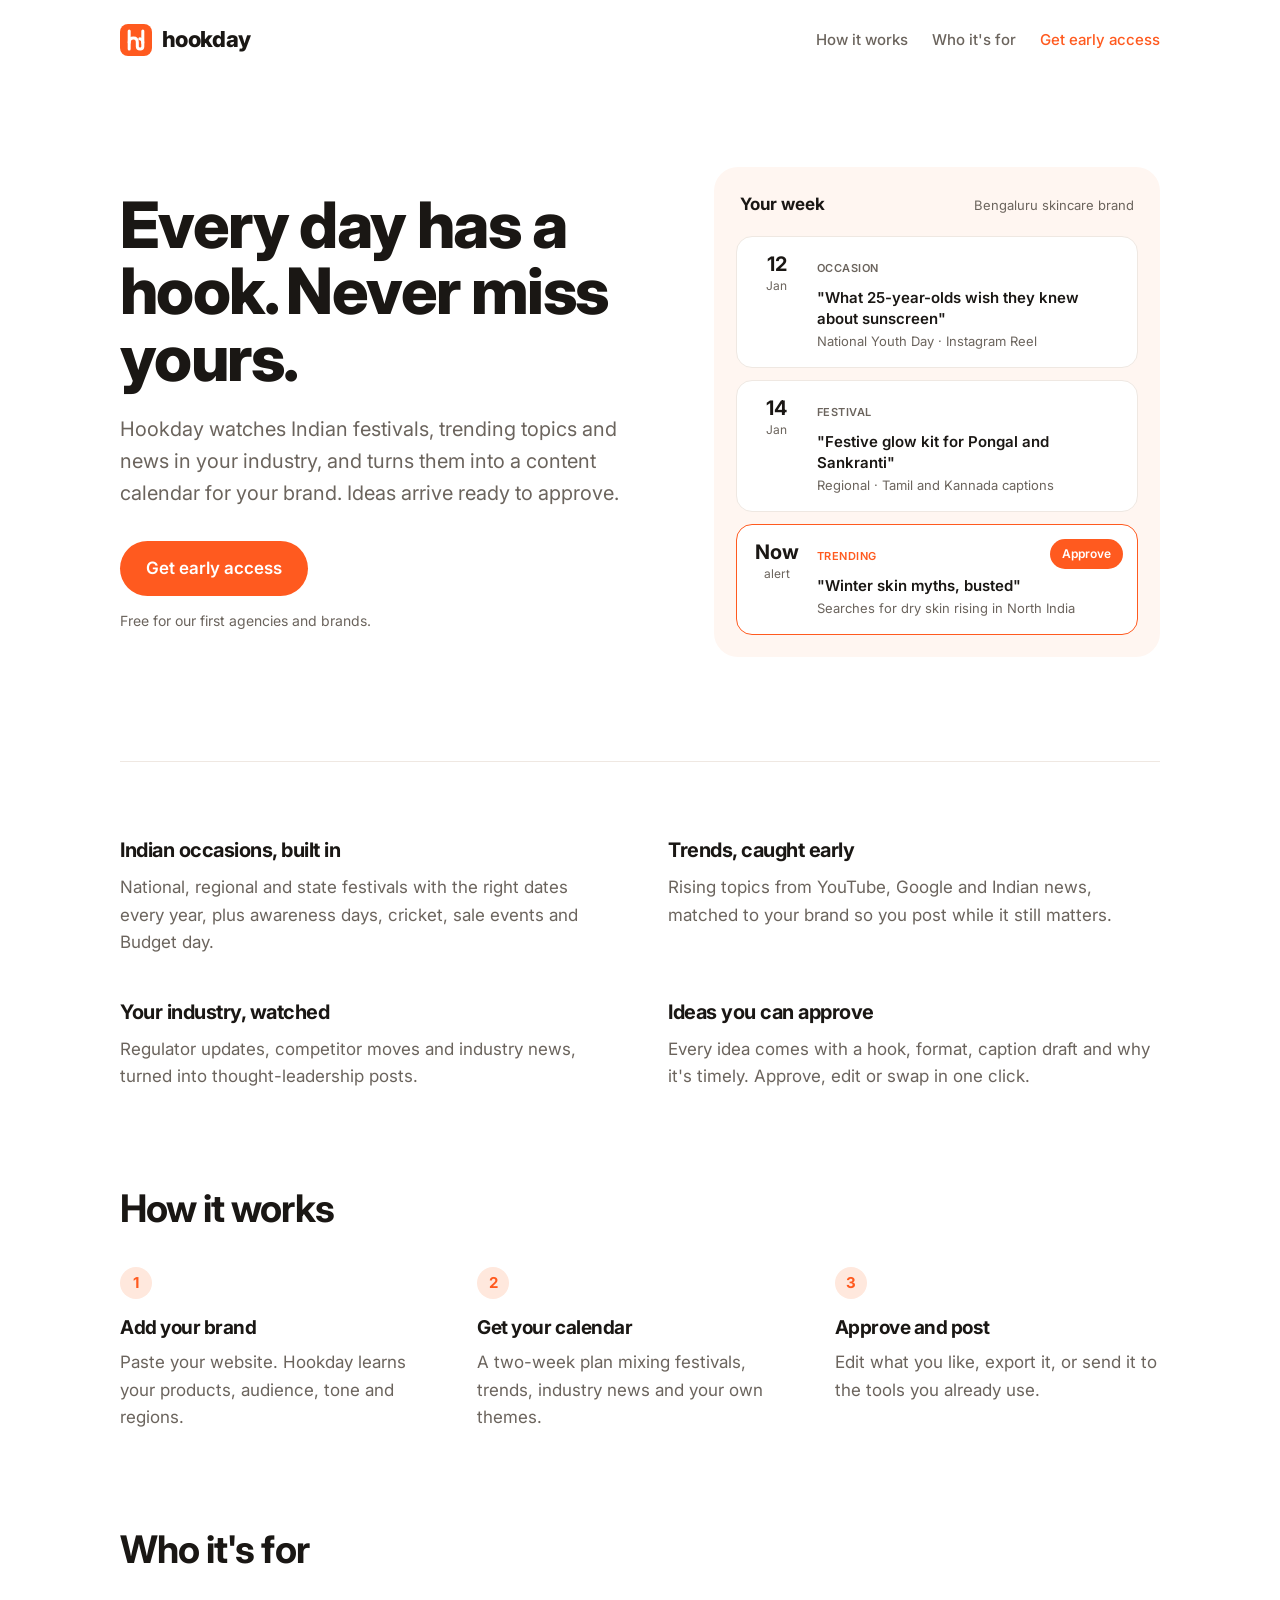
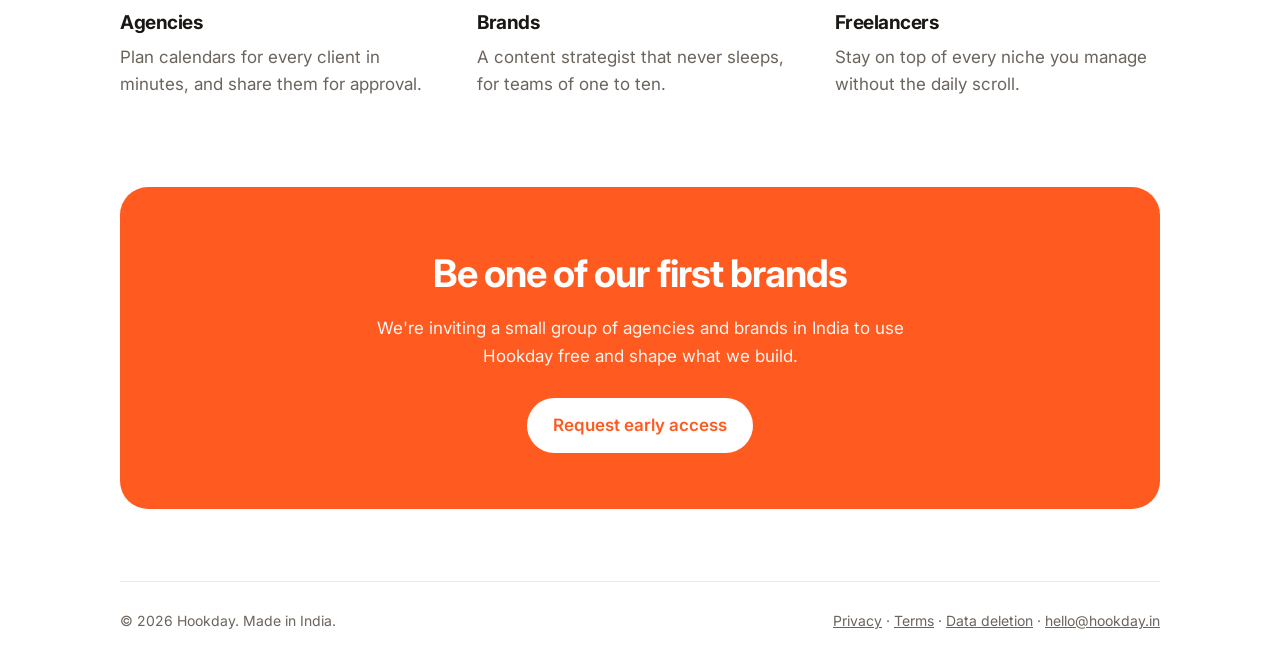
<file: site/index.html>
<!doctype html>
<html lang="en">
<head>
  <meta charset="utf-8">
  <meta name="viewport" content="width=device-width, initial-scale=1">
  <title>Hookday: know what to post, every day</title>
  <meta name="description" content="Hookday tracks Indian festivals, trends and industry news and turns them into a ready-to-approve content calendar for your brand.">
  <meta property="og:title" content="Hookday: know what to post, every day">
  <meta property="og:description" content="Indian festivals, trends and industry news, turned into a content calendar for your brand.">
  <meta property="og:image" content="https://hookday.in/assets/hookday-facebook-cover-1640x624.png">
  <link rel="icon" href="assets/hookday-icon-1024.png">
  <link rel="preconnect" href="https://fonts.googleapis.com">
  <link rel="preconnect" href="https://fonts.gstatic.com" crossorigin>
  <link href="https://fonts.googleapis.com/css2?family=Inter:wght@400;500;600;700;800&display=swap" rel="stylesheet">
  <link rel="stylesheet" href="styles.css">
</head>
<body>
  <div class="wrap">
    <header class="site">
      <a class="logo" href="/"><img src="assets/hookday-icon.svg" alt="" width="32" height="32">hookday</a>
      <nav><a href="#how">How it works</a><a href="#who">Who it's for</a><a class="nav-cta" href="#early-access">Get early access</a></nav>
    </header>

    <section class="hero">
      <div class="hero-text">
        <h1>Every day has a hook. Never miss yours.</h1>
        <p class="lead">Hookday watches Indian festivals, trending topics and news in your industry, and turns them into a content calendar for your brand. Ideas arrive ready to approve.</p>
        <a class="btn" href="#early-access">Get early access</a>
        <p class="note">Free for our first agencies and brands.</p>
      </div>

      <div class="mock" aria-label="Example of a Hookday content calendar">
        <div class="mock-head">
          <span class="mock-title">Your week</span>
          <span class="mock-brand">Bengaluru skincare brand</span>
        </div>
        <div class="idea">
          <div class="idea-date"><b>12</b><span>Jan</span></div>
          <div class="idea-body">
            <span class="tag">Occasion</span>
            <p class="idea-hook">"What 25-year-olds wish they knew about sunscreen"</p>
            <p class="idea-why">National Youth Day · Instagram Reel</p>
          </div>
        </div>
        <div class="idea">
          <div class="idea-date"><b>14</b><span>Jan</span></div>
          <div class="idea-body">
            <span class="tag">Festival</span>
            <p class="idea-hook">"Festive glow kit for Pongal and Sankranti"</p>
            <p class="idea-why">Regional · Tamil and Kannada captions</p>
          </div>
        </div>
        <div class="idea hot">
          <div class="idea-date"><b>Now</b><span>alert</span></div>
          <div class="idea-body">
            <span class="tag tag-hot">Trending</span>
            <p class="idea-hook">"Winter skin myths, busted"</p>
            <p class="idea-why">Searches for dry skin rising in North India</p>
          </div>
          <span class="approve">Approve</span>
        </div>
      </div>
    </section>

    <section class="features">
      <div class="feature"><h3>Indian occasions, built in</h3><p>National, regional and state festivals with the right dates every year, plus awareness days, cricket, sale events and Budget day.</p></div>
      <div class="feature"><h3>Trends, caught early</h3><p>Rising topics from YouTube, Google and Indian news, matched to your brand so you post while it still matters.</p></div>
      <div class="feature"><h3>Your industry, watched</h3><p>Regulator updates, competitor moves and industry news, turned into thought-leadership posts.</p></div>
      <div class="feature"><h3>Ideas you can approve</h3><p>Every idea comes with a hook, format, caption draft and why it's timely. Approve, edit or swap in one click.</p></div>
    </section>

    <section class="how" id="how">
      <h2>How it works</h2>
      <div class="steps">
        <div class="step"><span class="num">1</span><h3>Add your brand</h3><p>Paste your website. Hookday learns your products, audience, tone and regions.</p></div>
        <div class="step"><span class="num">2</span><h3>Get your calendar</h3><p>A two-week plan mixing festivals, trends, industry news and your own themes.</p></div>
        <div class="step"><span class="num">3</span><h3>Approve and post</h3><p>Edit what you like, export it, or send it to the tools you already use.</p></div>
      </div>
    </section>

    <section class="who" id="who">
      <h2>Who it's for</h2>
      <div class="steps">
        <div class="step"><h3>Agencies</h3><p>Plan calendars for every client in minutes, and share them for approval.</p></div>
        <div class="step"><h3>Brands</h3><p>A content strategist that never sleeps, for teams of one to ten.</p></div>
        <div class="step"><h3>Freelancers</h3><p>Stay on top of every niche you manage without the daily scroll.</p></div>
      </div>
    </section>

    <section class="cta" id="early-access">
      <h2>Be one of our first brands</h2>
      <p>We're inviting a small group of agencies and brands in India to use Hookday free and shape what we build.</p>
      <a class="btn btn-light" href="mailto:hello@hookday.in?subject=Hookday%20early%20access&body=Name%3A%0ACompany%3A%0AWebsite%3A%0AAgency%20or%20brand%3F%3A">Request early access</a>
    </section>

    <footer class="site">
      <span>&copy; 2026 Hookday. Made in India.</span>
      <span><a href="privacy.html">Privacy</a> · <a href="terms.html">Terms</a> · <a href="data-deletion.html">Data deletion</a> · <a href="mailto:hello@hookday.in">hello@hookday.in</a></span>
    </footer>
  </div>
</body>
</html>
</file>
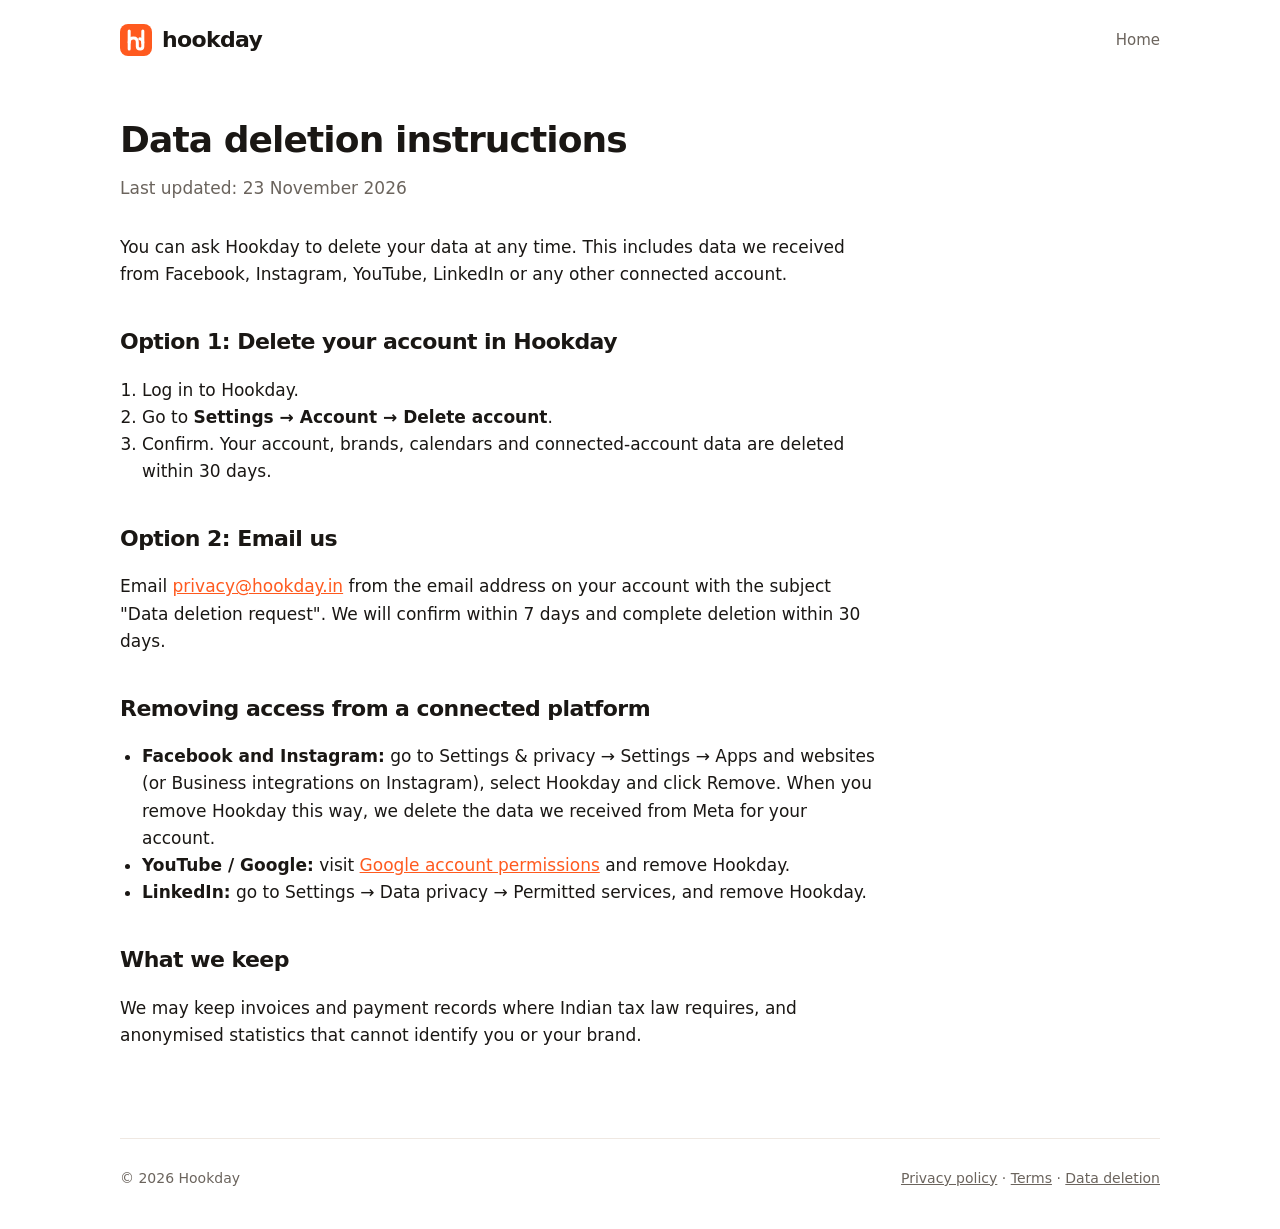
<file: site/data-deletion.html>
<!doctype html>
<html lang="en">
<head>
  <meta charset="utf-8">
  <meta name="viewport" content="width=device-width, initial-scale=1">
  <title>Data deletion | Hookday</title>
  <link rel="icon" href="assets/hookday-icon-1024.png">
  <link rel="stylesheet" href="styles.css">
</head>
<body>
  <div class="wrap">
    <header class="site"><a class="logo" href="/"><img src="assets/hookday-icon.svg" alt="" width="32" height="32">hookday</a><nav><a href="/">Home</a></nav></header>
    <main class="legal">
      <h1>Data deletion instructions</h1>
      <p class="updated">Last updated: 23 November 2026</p>

      <p>You can ask Hookday to delete your data at any time. This includes data we received from Facebook, Instagram, YouTube, LinkedIn or any other connected account.</p>

      <h2>Option 1: Delete your account in Hookday</h2>
      <ol>
        <li>Log in to Hookday.</li>
        <li>Go to <strong>Settings → Account → Delete account</strong>.</li>
        <li>Confirm. Your account, brands, calendars and connected-account data are deleted within 30 days.</li>
      </ol>

      <h2>Option 2: Email us</h2>
      <p>Email <a href="mailto:privacy@hookday.in?subject=Data%20deletion%20request">privacy@hookday.in</a> from the email address on your account with the subject "Data deletion request". We will confirm within 7 days and complete deletion within 30 days.</p>

      <h2>Removing access from a connected platform</h2>
      <ul>
        <li><strong>Facebook and Instagram:</strong> go to Settings &amp; privacy → Settings → Apps and websites (or Business integrations on Instagram), select Hookday and click Remove. When you remove Hookday this way, we delete the data we received from Meta for your account.</li>
        <li><strong>YouTube / Google:</strong> visit <a href="https://myaccount.google.com/permissions">Google account permissions</a> and remove Hookday.</li>
        <li><strong>LinkedIn:</strong> go to Settings → Data privacy → Permitted services, and remove Hookday.</li>
      </ul>

      <h2>What we keep</h2>
      <p>We may keep invoices and payment records where Indian tax law requires, and anonymised statistics that cannot identify you or your brand.</p>
    </main>
    <footer class="site"><span>&copy; 2026 Hookday</span><span><a href="privacy.html">Privacy policy</a> · <a href="terms.html">Terms</a> · <a href="data-deletion.html">Data deletion</a></span></footer>
  </div>
</body>
</html>
</file>
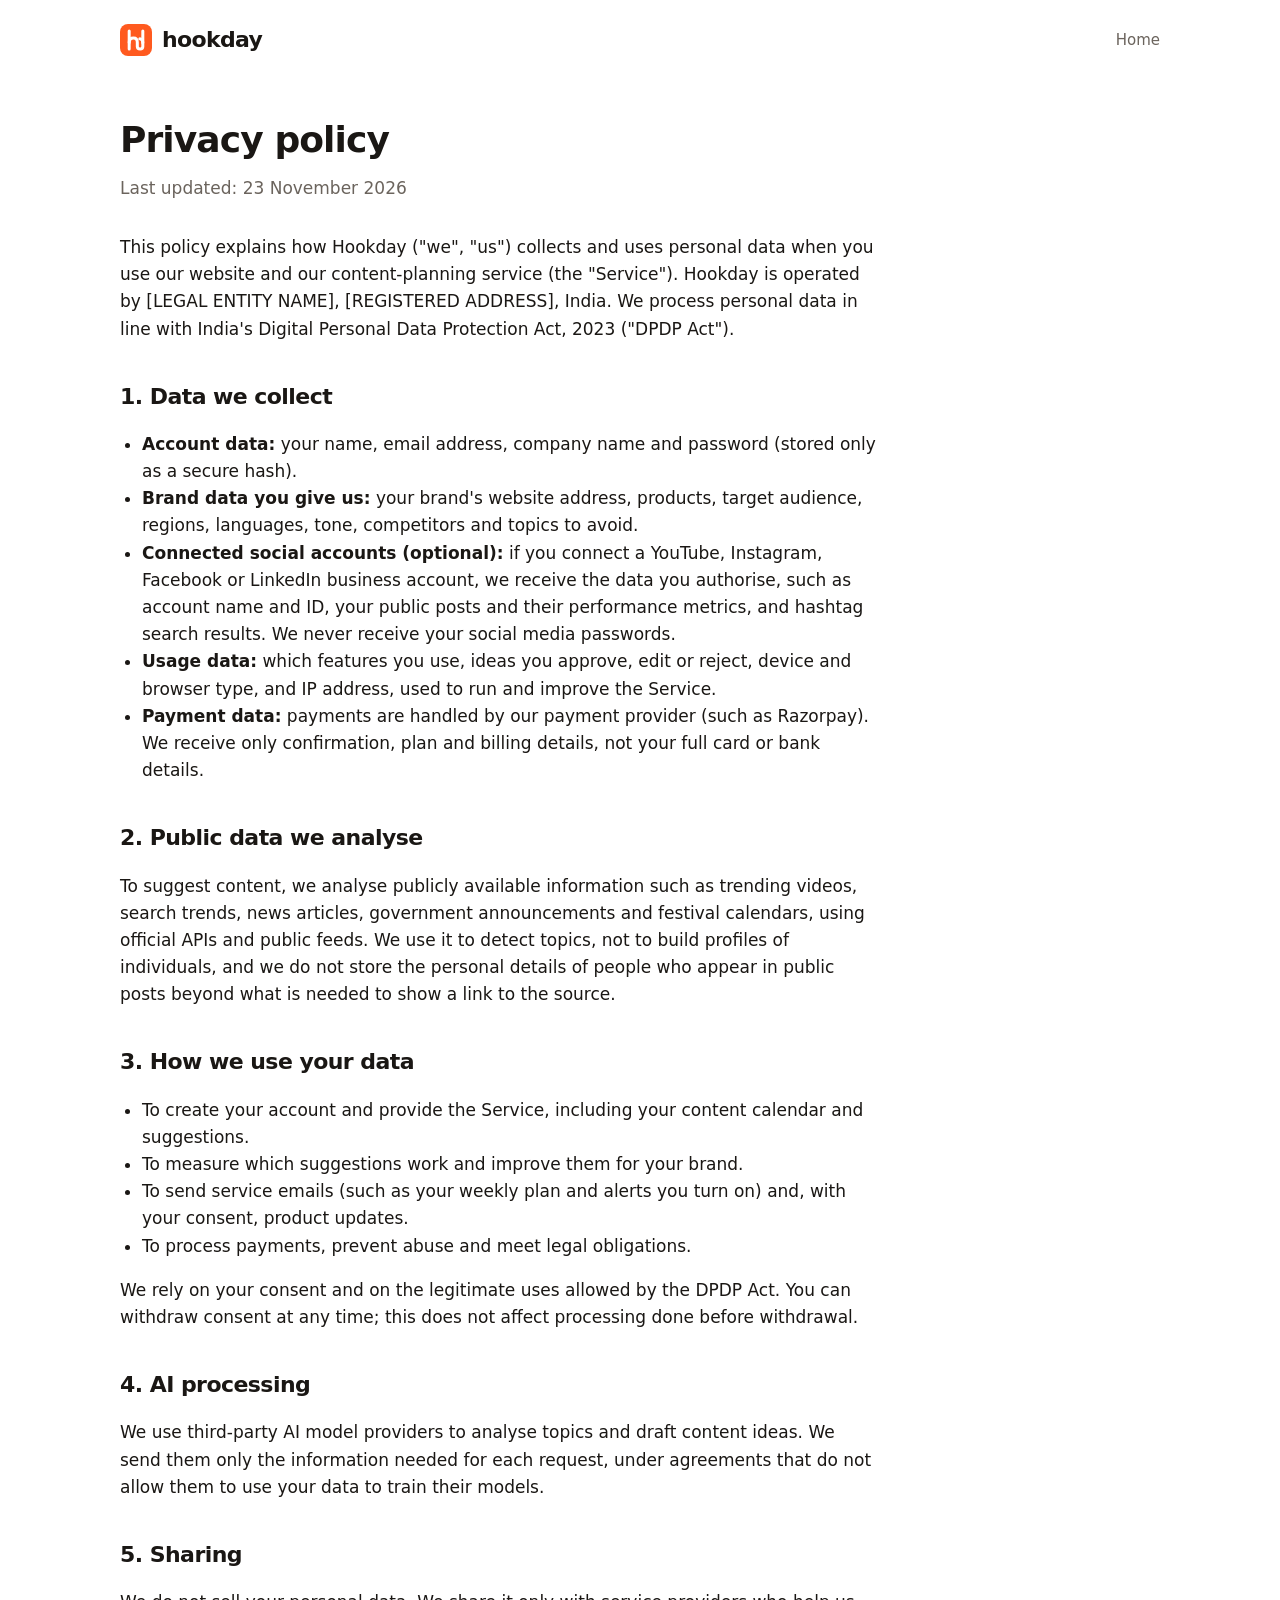
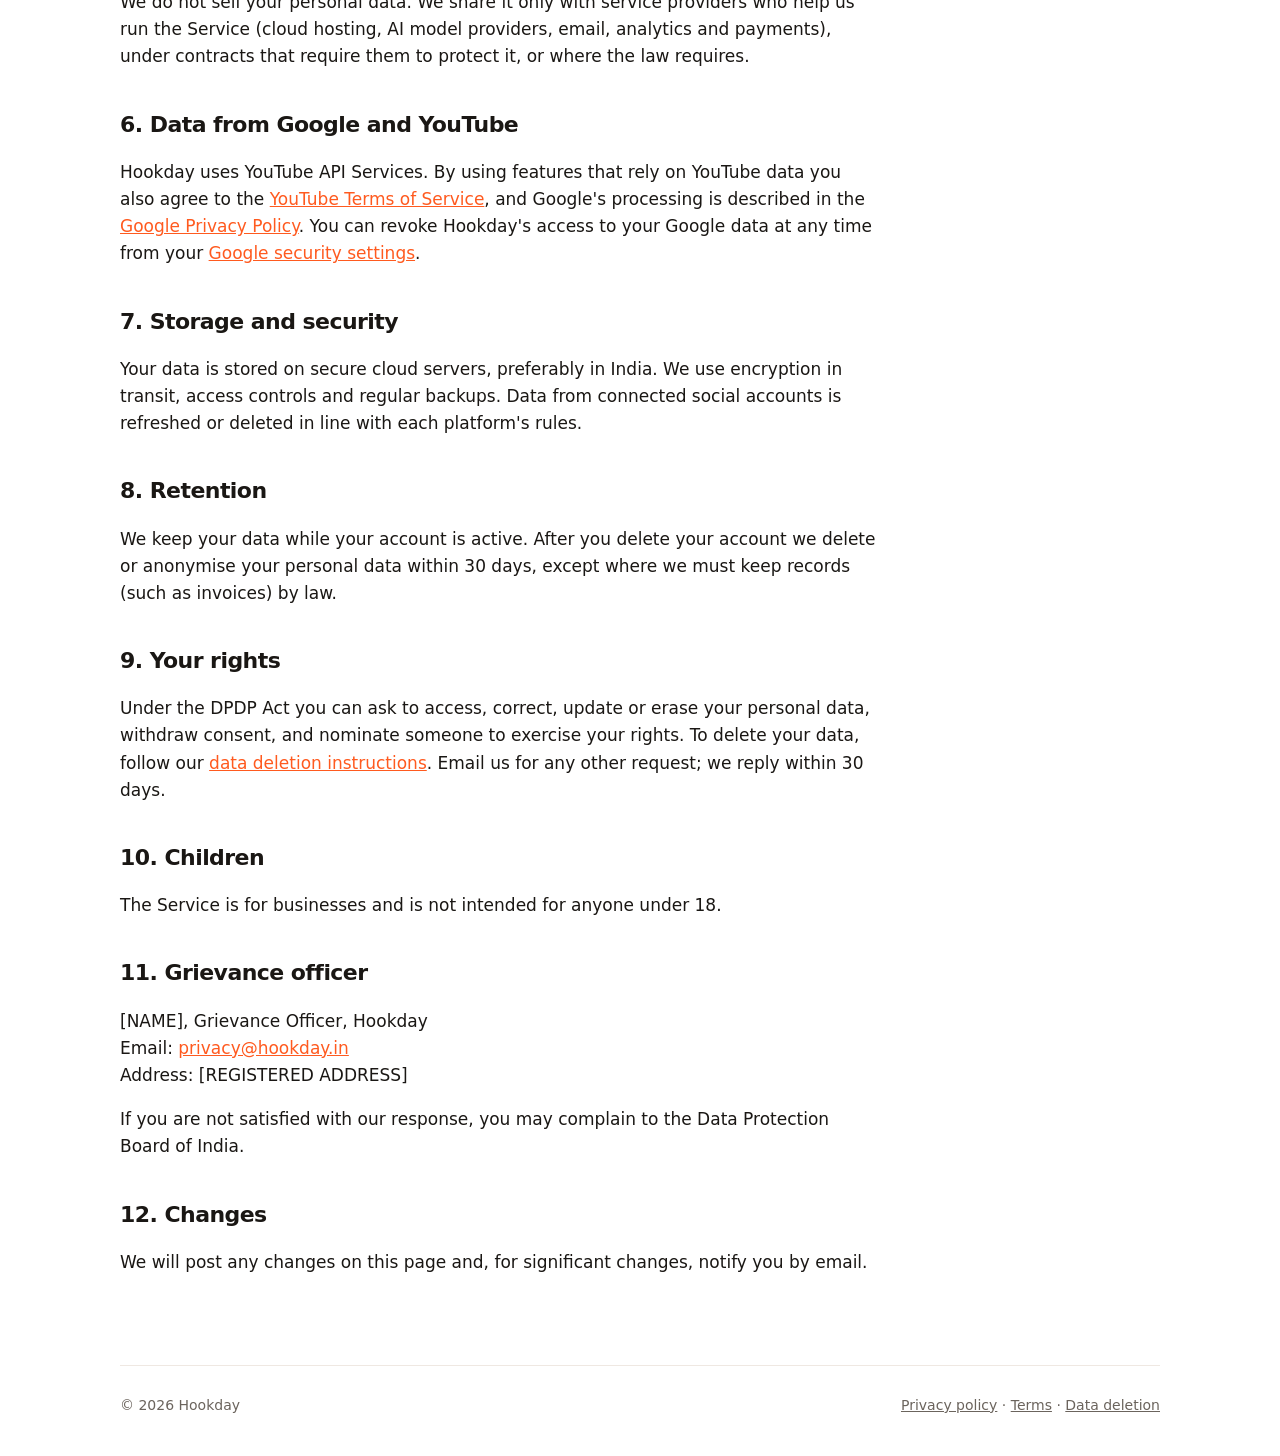
<file: site/privacy.html>
<!doctype html>
<html lang="en">
<head>
  <meta charset="utf-8">
  <meta name="viewport" content="width=device-width, initial-scale=1">
  <title>Privacy policy | Hookday</title>
  <link rel="icon" href="assets/hookday-icon-1024.png">
  <link rel="stylesheet" href="styles.css">
</head>
<body>
  <div class="wrap">
    <header class="site"><a class="logo" href="/"><img src="assets/hookday-icon.svg" alt="" width="32" height="32">hookday</a><nav><a href="/">Home</a></nav></header>
    <main class="legal">
      <h1>Privacy policy</h1>
      <p class="updated">Last updated: 23 November 2026</p>

      <p>This policy explains how Hookday ("we", "us") collects and uses personal data when you use our website and our content-planning service (the "Service"). Hookday is operated by [LEGAL ENTITY NAME], [REGISTERED ADDRESS], India. We process personal data in line with India's Digital Personal Data Protection Act, 2023 ("DPDP Act").</p>

      <h2>1. Data we collect</h2>
      <ul>
        <li><strong>Account data:</strong> your name, email address, company name and password (stored only as a secure hash).</li>
        <li><strong>Brand data you give us:</strong> your brand's website address, products, target audience, regions, languages, tone, competitors and topics to avoid.</li>
        <li><strong>Connected social accounts (optional):</strong> if you connect a YouTube, Instagram, Facebook or LinkedIn business account, we receive the data you authorise, such as account name and ID, your public posts and their performance metrics, and hashtag search results. We never receive your social media passwords.</li>
        <li><strong>Usage data:</strong> which features you use, ideas you approve, edit or reject, device and browser type, and IP address, used to run and improve the Service.</li>
        <li><strong>Payment data:</strong> payments are handled by our payment provider (such as Razorpay). We receive only confirmation, plan and billing details, not your full card or bank details.</li>
      </ul>

      <h2>2. Public data we analyse</h2>
      <p>To suggest content, we analyse publicly available information such as trending videos, search trends, news articles, government announcements and festival calendars, using official APIs and public feeds. We use it to detect topics, not to build profiles of individuals, and we do not store the personal details of people who appear in public posts beyond what is needed to show a link to the source.</p>

      <h2>3. How we use your data</h2>
      <ul>
        <li>To create your account and provide the Service, including your content calendar and suggestions.</li>
        <li>To measure which suggestions work and improve them for your brand.</li>
        <li>To send service emails (such as your weekly plan and alerts you turn on) and, with your consent, product updates.</li>
        <li>To process payments, prevent abuse and meet legal obligations.</li>
      </ul>
      <p>We rely on your consent and on the legitimate uses allowed by the DPDP Act. You can withdraw consent at any time; this does not affect processing done before withdrawal.</p>

      <h2>4. AI processing</h2>
      <p>We use third-party AI model providers to analyse topics and draft content ideas. We send them only the information needed for each request, under agreements that do not allow them to use your data to train their models.</p>

      <h2>5. Sharing</h2>
      <p>We do not sell your personal data. We share it only with service providers who help us run the Service (cloud hosting, AI model providers, email, analytics and payments), under contracts that require them to protect it, or where the law requires.</p>

      <h2>6. Data from Google and YouTube</h2>
      <p>Hookday uses YouTube API Services. By using features that rely on YouTube data you also agree to the <a href="https://www.youtube.com/t/terms">YouTube Terms of Service</a>, and Google's processing is described in the <a href="https://policies.google.com/privacy">Google Privacy Policy</a>. You can revoke Hookday's access to your Google data at any time from your <a href="https://myaccount.google.com/permissions">Google security settings</a>.</p>

      <h2>7. Storage and security</h2>
      <p>Your data is stored on secure cloud servers, preferably in India. We use encryption in transit, access controls and regular backups. Data from connected social accounts is refreshed or deleted in line with each platform's rules.</p>

      <h2>8. Retention</h2>
      <p>We keep your data while your account is active. After you delete your account we delete or anonymise your personal data within 30 days, except where we must keep records (such as invoices) by law.</p>

      <h2>9. Your rights</h2>
      <p>Under the DPDP Act you can ask to access, correct, update or erase your personal data, withdraw consent, and nominate someone to exercise your rights. To delete your data, follow our <a href="data-deletion.html">data deletion instructions</a>. Email us for any other request; we reply within 30 days.</p>

      <h2>10. Children</h2>
      <p>The Service is for businesses and is not intended for anyone under 18.</p>

      <h2>11. Grievance officer</h2>
      <p>[NAME], Grievance Officer, Hookday<br>Email: <a href="mailto:privacy@hookday.in">privacy@hookday.in</a><br>Address: [REGISTERED ADDRESS]</p>
      <p>If you are not satisfied with our response, you may complain to the Data Protection Board of India.</p>

      <h2>12. Changes</h2>
      <p>We will post any changes on this page and, for significant changes, notify you by email.</p>
    </main>
    <footer class="site"><span>&copy; 2026 Hookday</span><span><a href="privacy.html">Privacy policy</a> · <a href="terms.html">Terms</a> · <a href="data-deletion.html">Data deletion</a></span></footer>
  </div>
</body>
</html>
</file>
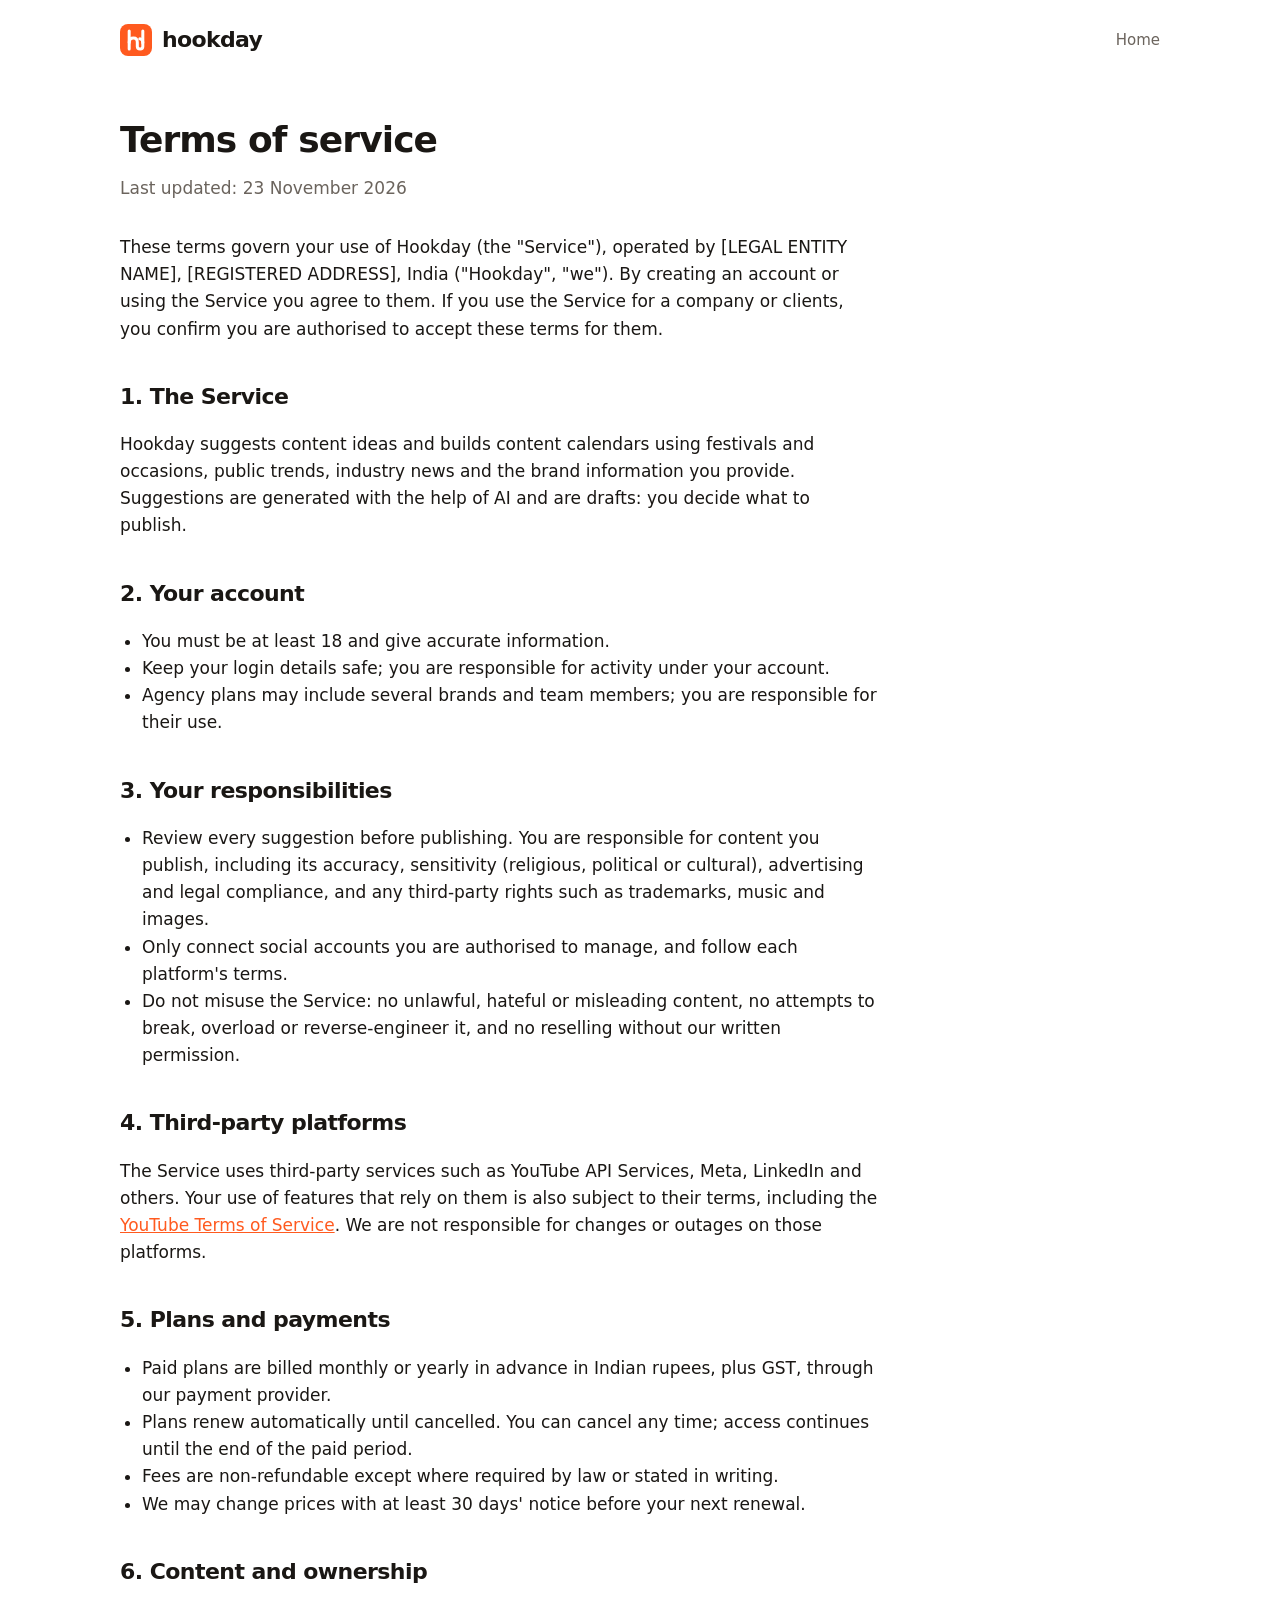
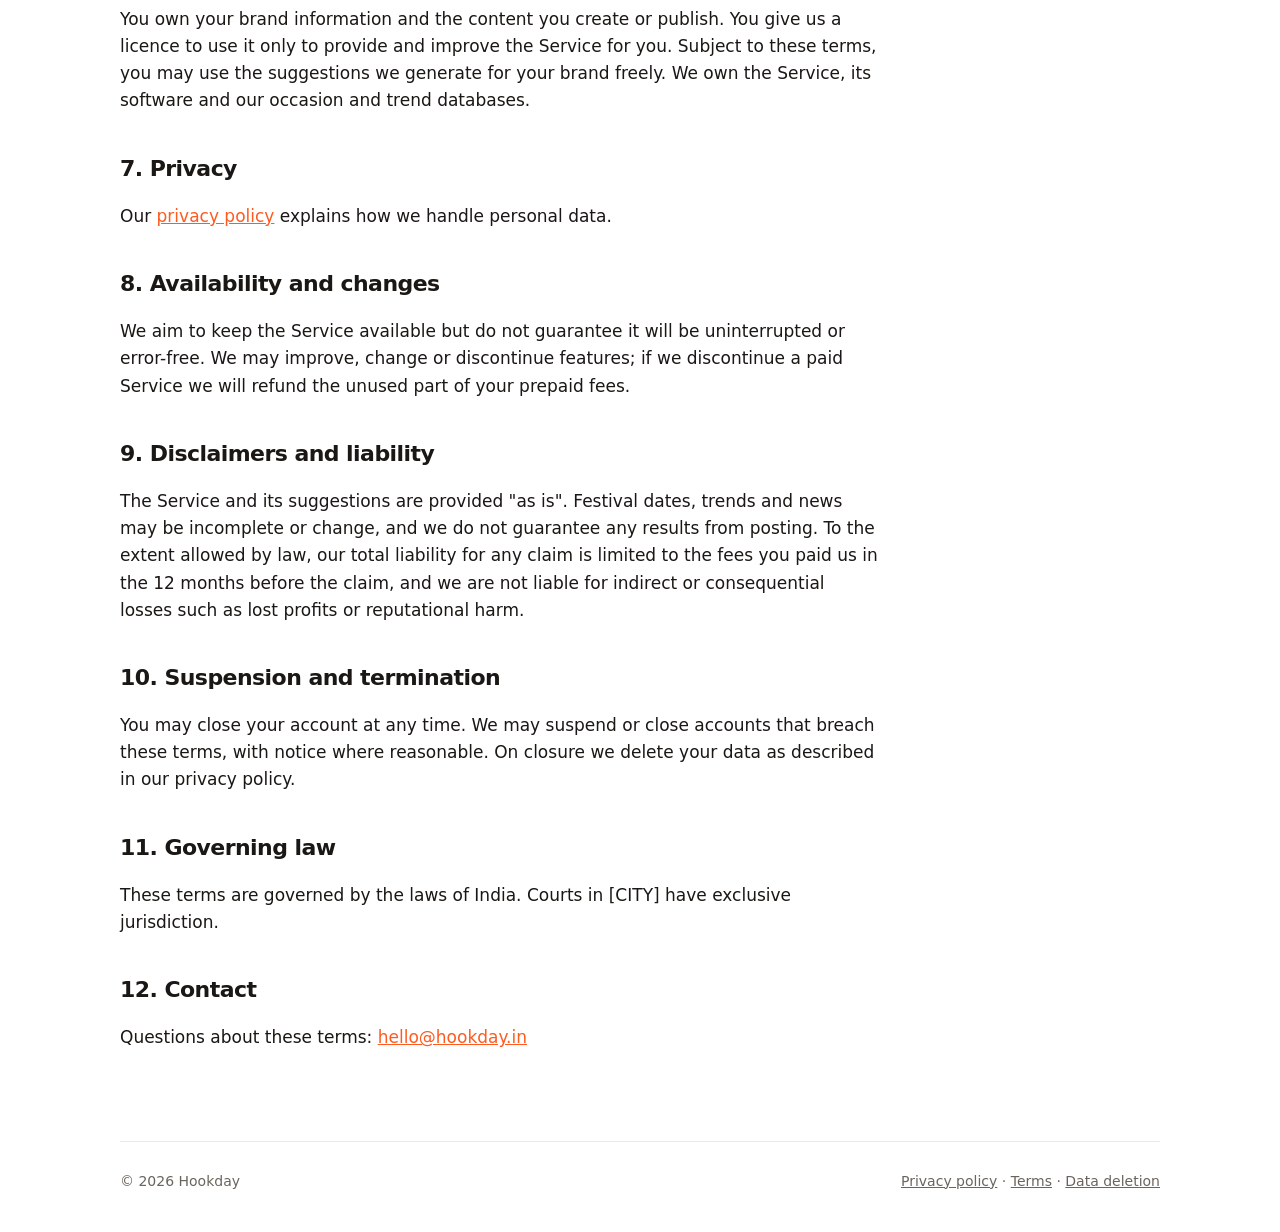
<file: site/terms.html>
<!doctype html>
<html lang="en">
<head>
  <meta charset="utf-8">
  <meta name="viewport" content="width=device-width, initial-scale=1">
  <title>Terms of service | Hookday</title>
  <link rel="icon" href="assets/hookday-icon-1024.png">
  <link rel="stylesheet" href="styles.css">
</head>
<body>
  <div class="wrap">
    <header class="site"><a class="logo" href="/"><img src="assets/hookday-icon.svg" alt="" width="32" height="32">hookday</a><nav><a href="/">Home</a></nav></header>
    <main class="legal">
      <h1>Terms of service</h1>
      <p class="updated">Last updated: 23 November 2026</p>

      <p>These terms govern your use of Hookday (the "Service"), operated by [LEGAL ENTITY NAME], [REGISTERED ADDRESS], India ("Hookday", "we"). By creating an account or using the Service you agree to them. If you use the Service for a company or clients, you confirm you are authorised to accept these terms for them.</p>

      <h2>1. The Service</h2>
      <p>Hookday suggests content ideas and builds content calendars using festivals and occasions, public trends, industry news and the brand information you provide. Suggestions are generated with the help of AI and are drafts: you decide what to publish.</p>

      <h2>2. Your account</h2>
      <ul>
        <li>You must be at least 18 and give accurate information.</li>
        <li>Keep your login details safe; you are responsible for activity under your account.</li>
        <li>Agency plans may include several brands and team members; you are responsible for their use.</li>
      </ul>

      <h2>3. Your responsibilities</h2>
      <ul>
        <li>Review every suggestion before publishing. You are responsible for content you publish, including its accuracy, sensitivity (religious, political or cultural), advertising and legal compliance, and any third-party rights such as trademarks, music and images.</li>
        <li>Only connect social accounts you are authorised to manage, and follow each platform's terms.</li>
        <li>Do not misuse the Service: no unlawful, hateful or misleading content, no attempts to break, overload or reverse-engineer it, and no reselling without our written permission.</li>
      </ul>

      <h2>4. Third-party platforms</h2>
      <p>The Service uses third-party services such as YouTube API Services, Meta, LinkedIn and others. Your use of features that rely on them is also subject to their terms, including the <a href="https://www.youtube.com/t/terms">YouTube Terms of Service</a>. We are not responsible for changes or outages on those platforms.</p>

      <h2>5. Plans and payments</h2>
      <ul>
        <li>Paid plans are billed monthly or yearly in advance in Indian rupees, plus GST, through our payment provider.</li>
        <li>Plans renew automatically until cancelled. You can cancel any time; access continues until the end of the paid period.</li>
        <li>Fees are non-refundable except where required by law or stated in writing.</li>
        <li>We may change prices with at least 30 days' notice before your next renewal.</li>
      </ul>

      <h2>6. Content and ownership</h2>
      <p>You own your brand information and the content you create or publish. You give us a licence to use it only to provide and improve the Service for you. Subject to these terms, you may use the suggestions we generate for your brand freely. We own the Service, its software and our occasion and trend databases.</p>

      <h2>7. Privacy</h2>
      <p>Our <a href="privacy.html">privacy policy</a> explains how we handle personal data.</p>

      <h2>8. Availability and changes</h2>
      <p>We aim to keep the Service available but do not guarantee it will be uninterrupted or error-free. We may improve, change or discontinue features; if we discontinue a paid Service we will refund the unused part of your prepaid fees.</p>

      <h2>9. Disclaimers and liability</h2>
      <p>The Service and its suggestions are provided "as is". Festival dates, trends and news may be incomplete or change, and we do not guarantee any results from posting. To the extent allowed by law, our total liability for any claim is limited to the fees you paid us in the 12 months before the claim, and we are not liable for indirect or consequential losses such as lost profits or reputational harm.</p>

      <h2>10. Suspension and termination</h2>
      <p>You may close your account at any time. We may suspend or close accounts that breach these terms, with notice where reasonable. On closure we delete your data as described in our privacy policy.</p>

      <h2>11. Governing law</h2>
      <p>These terms are governed by the laws of India. Courts in [CITY] have exclusive jurisdiction.</p>

      <h2>12. Contact</h2>
      <p>Questions about these terms: <a href="mailto:hello@hookday.in">hello@hookday.in</a></p>
    </main>
    <footer class="site"><span>&copy; 2026 Hookday</span><span><a href="privacy.html">Privacy policy</a> · <a href="terms.html">Terms</a> · <a href="data-deletion.html">Data deletion</a></span></footer>
  </div>
</body>
</html>
</file>
<file: site/styles.css>
:root {
  --bg: #ffffff;
  --soft: #fff6f1;
  --ink: #1a1714;
  --muted: #6b645d;
  --accent: #ff5a1f;
  --accent-soft: #ffe8dd;
  --line: #efe8e2;
  --card: #ffffff;
  --max: 1080px;
}
@media (prefers-color-scheme: dark) {
  :root {
    --bg: #121110;
    --soft: #1b1816;
    --ink: #f4efea;
    --muted: #aaa29a;
    --accent-soft: #3a2116;
    --line: #2a2623;
    --card: #1b1816;
  }
}
* { box-sizing: border-box; }
html { -webkit-text-size-adjust: 100%; scroll-behavior: smooth; }
body {
  margin: 0;
  background: var(--bg);
  color: var(--ink);
  font: 17px/1.6 "Inter", system-ui, -apple-system, "Segoe UI", Roboto, sans-serif;
}
a { color: var(--accent); }
h1, h2, h3 { letter-spacing: -0.025em; }
.wrap { max-width: var(--max); margin: 0 auto; padding: 0 20px; }

/* Header */
header.site { display: flex; align-items: center; justify-content: space-between; padding: 22px 0; gap: 16px; }
.logo { display: inline-flex; align-items: center; gap: 10px; font-weight: 800; font-size: 22px; letter-spacing: -0.03em; color: var(--ink); text-decoration: none; }
.logo img { border-radius: 8px; display: block; }
nav { display: flex; align-items: center; gap: 24px; }
nav a { color: var(--muted); text-decoration: none; font-size: 15px; font-weight: 500; }
nav a:hover { color: var(--ink); }
nav a.nav-cta { color: var(--accent); }
@media (max-width: 640px) { nav a:not(.nav-cta) { display: none; } }

/* Buttons */
.btn { display: inline-block; background: var(--accent); color: #fff; padding: 14px 26px; border-radius: 999px; font-weight: 600; text-decoration: none; }
.btn:hover { filter: brightness(0.95); }
.btn-light { background: #fff; color: var(--accent); }

/* Hero */
.hero { display: grid; grid-template-columns: 1fr; gap: 48px; align-items: center; padding: 56px 0 72px; }
@media (min-width: 900px) { .hero { grid-template-columns: 1.1fr 0.9fr; padding: 88px 0 104px; } }
.hero h1 { font-size: clamp(40px, 6vw, 64px); line-height: 1.04; margin: 0 0 22px; font-weight: 800; }
.lead { font-size: 20px; color: var(--muted); margin: 0 0 32px; max-width: 34em; }
.note { color: var(--muted); font-size: 14px; margin: 14px 0 0; }

/* Product mock */
.mock { background: var(--soft); border-radius: 24px; padding: 22px; display: grid; gap: 12px; }
.mock-head { display: flex; justify-content: space-between; align-items: baseline; padding: 2px 4px 6px; gap: 12px; }
.mock-title { font-weight: 700; }
.mock-brand { color: var(--muted); font-size: 13px; }
.idea { position: relative; display: flex; gap: 16px; background: var(--card); border: 1px solid var(--line); border-radius: 16px; padding: 16px; }
.idea.hot { border-color: var(--accent); }
.idea-date { flex: 0 0 48px; text-align: center; line-height: 1.1; }
.idea-date b { display: block; font-size: 20px; }
.idea-date span { font-size: 12px; color: var(--muted); }
.idea-body { min-width: 0; }
.idea-hook { margin: 6px 0 2px; font-weight: 600; font-size: 15px; line-height: 1.4; }
.idea-why { margin: 0; color: var(--muted); font-size: 13px; }
.tag { display: inline-block; font-size: 11px; font-weight: 600; text-transform: uppercase; letter-spacing: 0.05em; color: var(--muted); }
.tag-hot { color: var(--accent); }
.approve { position: absolute; top: 14px; right: 14px; font-size: 12px; font-weight: 600; color: #fff; background: var(--accent); padding: 5px 12px; border-radius: 999px; }
@media (max-width: 420px) { .approve { display: none; } }

/* Features */
.features { display: grid; grid-template-columns: 1fr; gap: 40px 56px; padding: 32px 0 88px; border-top: 1px solid var(--line); padding-top: 72px; }
@media (min-width: 700px) { .features { grid-template-columns: 1fr 1fr; } }
.feature h3 { margin: 0 0 8px; font-size: 20px; }
.feature p { margin: 0; color: var(--muted); }

/* How + who */
.how, .who { padding: 0 0 88px; }
.how h2, .who h2, .cta h2 { font-size: clamp(28px, 4vw, 38px); margin: 0 0 28px; }
.steps { display: grid; grid-template-columns: 1fr; gap: 28px; }
@media (min-width: 760px) { .steps { grid-template-columns: repeat(3, 1fr); gap: 32px; } }
.step h3 { margin: 0 0 6px; font-size: 19px; }
.step p { margin: 0; color: var(--muted); }
.num { display: inline-flex; align-items: center; justify-content: center; width: 32px; height: 32px; border-radius: 50%; background: var(--accent-soft); color: var(--accent); font-weight: 700; font-size: 15px; margin-bottom: 14px; }

/* CTA */
.cta { background: var(--accent); color: #fff; border-radius: 28px; padding: 56px 28px; text-align: center; margin-bottom: 72px; }
.cta h2 { margin-bottom: 12px; }
.cta p { margin: 0 auto 28px; max-width: 32em; opacity: 0.95; }

/* Legal pages */
.legal { max-width: 760px; padding: 32px 0 72px; }
.legal h1 { font-size: 36px; margin: 0 0 6px; }
.legal .updated { color: var(--muted); margin: 0 0 32px; }
.legal h2 { font-size: 22px; margin: 36px 0 10px; }
.legal ul, .legal ol { padding-left: 22px; }

/* Footer */
footer.site { border-top: 1px solid var(--line); padding: 28px 0 40px; color: var(--muted); font-size: 14px; display: flex; flex-wrap: wrap; gap: 12px 24px; justify-content: space-between; }
footer.site a { color: var(--muted); }
</file>
